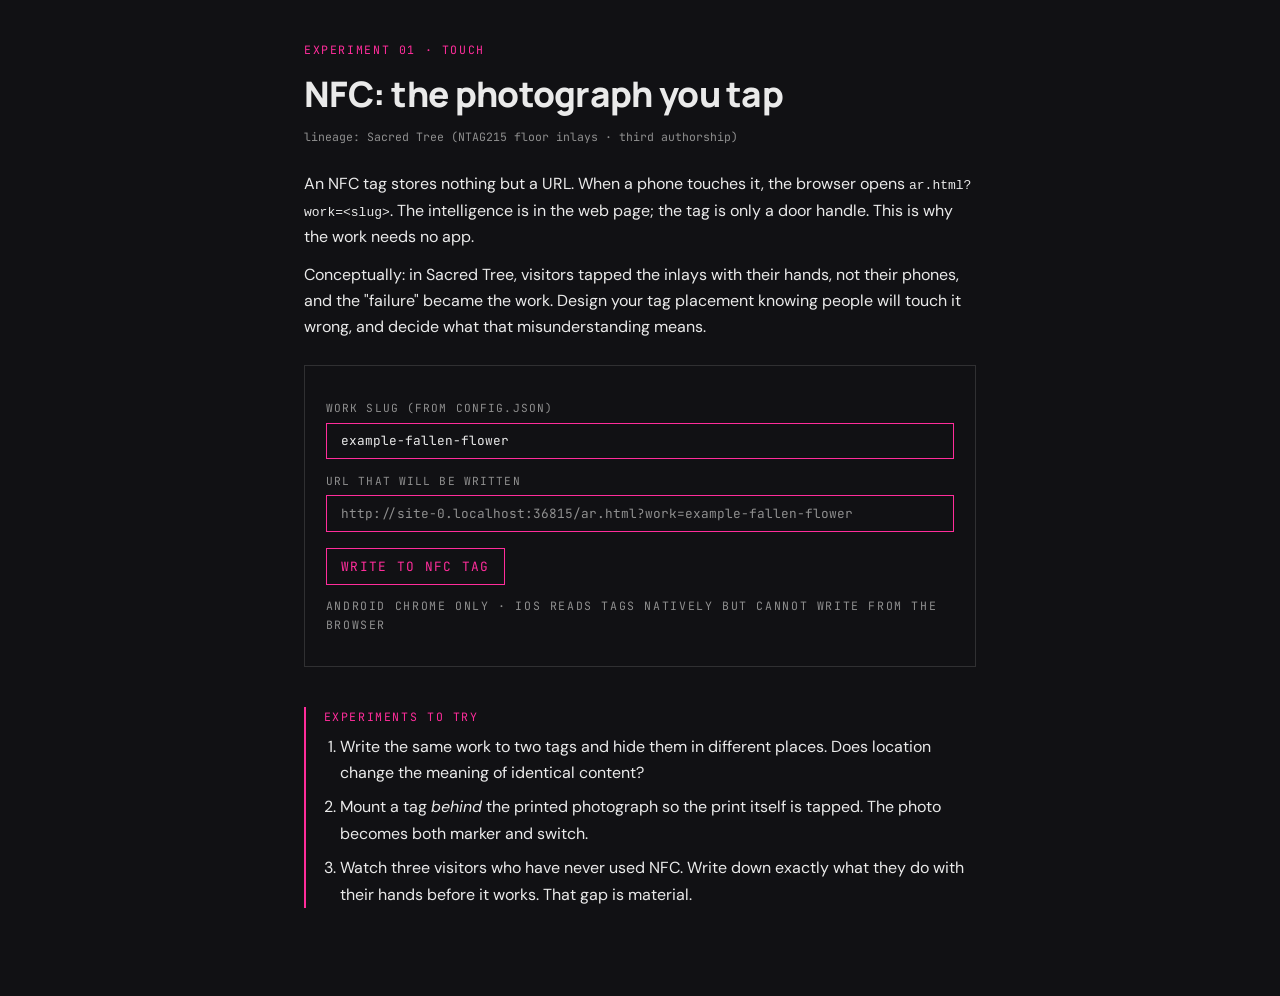
<file: experiments/01-nfc-writer.html>
<!DOCTYPE html>
<html lang="en">
<head>
<meta charset="UTF-8" /><meta name="viewport" content="width=device-width, initial-scale=1" />
<title>01 · NFC Writer</title>
  <link rel="icon" type="image/png" href="/webar/favicon.png"/>
<link href="https://fonts.googleapis.com/css2?family=DM+Sans:opsz,wght@9..40,400;9..40,600&family=Manrope:wght@700;800&family=JetBrains+Mono&display=swap" rel="stylesheet" />
<link rel="stylesheet" href="_style.css" />
</head>
<body>
<div class="mono eyebrow">experiment 01 · touch</div>
<h1>NFC: the photograph you tap</h1>
<div class="lineage">lineage: Sacred Tree (NTAG215 floor inlays · third authorship)</div>

<p>An NFC tag stores nothing but a URL. When a phone touches it, the browser
opens <code>ar.html?work=&lt;slug&gt;</code>. The intelligence is in the web
page; the tag is only a door handle. This is why the work needs no app.</p>

<p>Conceptually: in Sacred Tree, visitors tapped the inlays with their hands,
not their phones, and the "failure" became the work. Design your tag placement
knowing people will touch it wrong, and decide what that misunderstanding means.</p>

<div class="panel">
  <label for="slug">work slug (from config.json)</label>
  <input id="slug" value="example-fallen-flower" style="width:100%" />
  <label for="url">url that will be written</label>
  <input id="url" readonly style="width:100%; color:var(--dim)" />
  <p style="margin-top:1rem"><button id="write">write to nfc tag</button></p>
  <p class="mono" id="status" style="color:var(--dim)">android chrome only · ios reads tags natively but cannot write from the browser</p>
</div>

<script>
// Web NFC (NDEFReader) ships in Chrome on Android. One record, type url.
const slugEl = document.getElementById('slug');
const urlEl = document.getElementById('url');
const status = document.getElementById('status');

function refresh() {
  // the AR viewer lives one directory up from /experiments/
  urlEl.value = new URL('../ar.html?work=' + encodeURIComponent(slugEl.value.trim()),
                        location.href).href;
}
slugEl.addEventListener('input', refresh); refresh();

document.getElementById('write').addEventListener('click', async () => {
  if (!('NDEFReader' in window)) {
    status.textContent = 'web nfc not available here · use chrome on android';
    return;
  }
  try {
    status.textContent = 'hold a blank NTAG215 against the back of the phone…';
    await new NDEFReader().write({ records: [{ recordType: 'url', data: urlEl.value }] });
    status.textContent = 'written · tap the tag with any phone to test';
  } catch (e) {
    status.textContent = 'write failed: ' + e.message;
  }
});
</script>

<div class="exercises">
  <div class="mono eyebrow">experiments to try</div>
  <ol>
    <li>Write the same work to two tags and hide them in different places.
        Does location change the meaning of identical content?</li>
    <li>Mount a tag <em>behind</em> the printed photograph so the print itself
        is tapped. The photo becomes both marker and switch.</li>
    <li>Watch three visitors who have never used NFC. Write down exactly what
        they do with their hands before it works. That gap is material.</li>
  </ol>
</div>
</body>
</html>
</file>
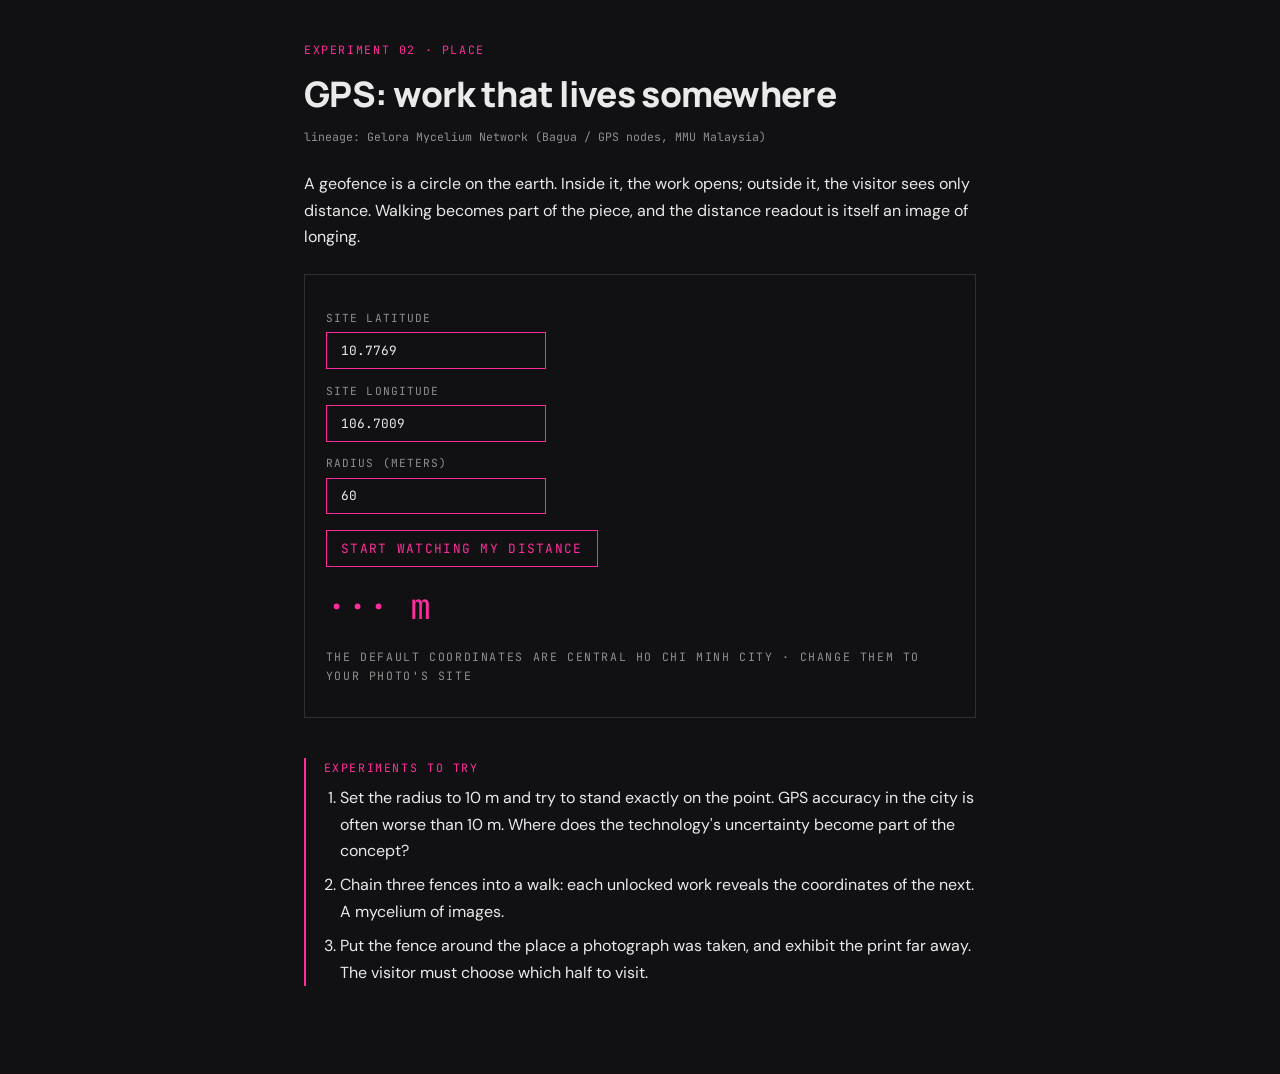
<file: experiments/02-gps-fence.html>
<!DOCTYPE html>
<html lang="en">
<head>
<meta charset="UTF-8" /><meta name="viewport" content="width=device-width, initial-scale=1" />
<title>02 · GPS Fence</title>
  <link rel="icon" type="image/png" href="/webar/favicon.png"/>
<link href="https://fonts.googleapis.com/css2?family=DM+Sans:opsz,wght@9..40,400;9..40,600&family=Manrope:wght@700;800&family=JetBrains+Mono&display=swap" rel="stylesheet" />
<link rel="stylesheet" href="_style.css" />
</head>
<body>
<div class="mono eyebrow">experiment 02 · place</div>
<h1>GPS: work that lives somewhere</h1>
<div class="lineage">lineage: Gelora Mycelium Network (Bagua / GPS nodes, MMU Malaysia)</div>

<p>A geofence is a circle on the earth. Inside it, the work opens; outside it,
the visitor sees only distance. Walking becomes part of the piece, and the
distance readout is itself an image of longing.</p>

<div class="panel">
  <label>site latitude</label><input id="lat" value="10.7769" />
  <label>site longitude</label><input id="lng" value="106.7009" />
  <label>radius (meters)</label><input id="radius" value="60" />
  <p style="margin-top:1rem"><button id="start">start watching my distance</button></p>
  <p class="big" id="readout">··· m</p>
  <p class="mono" id="state" style="color:var(--dim)">the default coordinates are central Ho Chi Minh City · change them to your photo's site</p>
</div>

<script>
// Haversine: great-circle distance between two lat/lng points, in meters.
// This is the whole mathematics of a geofence.
function haversine(lat1, lng1, lat2, lng2) {
  const R = 6371000, rad = Math.PI / 180;
  const dLat = (lat2 - lat1) * rad, dLng = (lng2 - lng1) * rad;
  const a = Math.sin(dLat/2)**2 +
            Math.cos(lat1*rad) * Math.cos(lat2*rad) * Math.sin(dLng/2)**2;
  return 2 * R * Math.asin(Math.sqrt(a));
}

const readout = document.getElementById('readout');
const state = document.getElementById('state');

document.getElementById('start').addEventListener('click', () => {
  if (!navigator.geolocation) { state.textContent = 'geolocation unavailable'; return; }
  state.textContent = 'watching · walk around and observe the number';
  navigator.geolocation.watchPosition((pos) => {
    const lat = parseFloat(document.getElementById('lat').value);
    const lng = parseFloat(document.getElementById('lng').value);
    const r   = parseFloat(document.getElementById('radius').value);
    const d = haversine(pos.coords.latitude, pos.coords.longitude, lat, lng);
    readout.textContent = Math.round(d) + ' m';
    const inside = d <= r;
    readout.style.color = inside ? '#7ec98f' : 'var(--accent)';
    state.textContent = inside
      ? 'inside the fence · in the AR viewer, the work would open now'
      : 'outside · accuracy is roughly ±' + Math.round(pos.coords.accuracy) + ' m here';
  }, () => { state.textContent = 'location permission denied'; },
  { enableHighAccuracy: true });
});
</script>

<div class="exercises">
  <div class="mono eyebrow">experiments to try</div>
  <ol>
    <li>Set the radius to 10 m and try to stand exactly on the point. GPS
        accuracy in the city is often worse than 10 m. Where does the
        technology's uncertainty become part of the concept?</li>
    <li>Chain three fences into a walk: each unlocked work reveals the
        coordinates of the next. A mycelium of images.</li>
    <li>Put the fence around the place a photograph was taken, and exhibit
        the print far away. The visitor must choose which half to visit.</li>
  </ol>
</div>
</body>
</html>
</file>
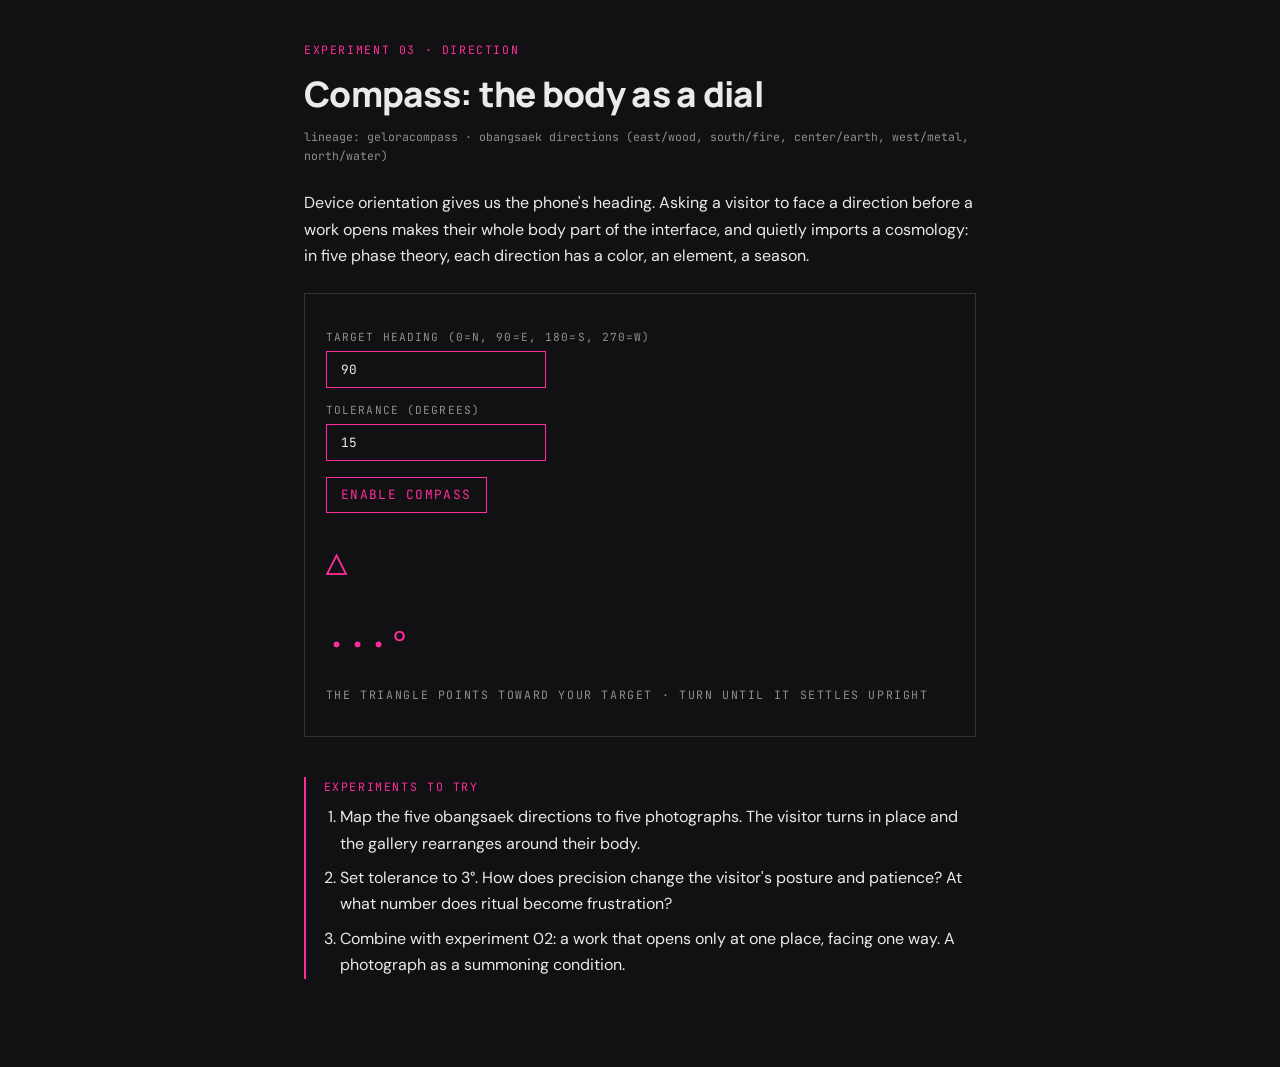
<file: experiments/03-compass.html>
<!DOCTYPE html>
<html lang="en">
<head>
<meta charset="UTF-8" /><meta name="viewport" content="width=device-width, initial-scale=1" />
<title>03 · Compass</title>
  <link rel="icon" type="image/png" href="/webar/favicon.png"/>
<link href="https://fonts.googleapis.com/css2?family=DM+Sans:opsz,wght@9..40,400;9..40,600&family=Manrope:wght@700;800&family=JetBrains+Mono&display=swap" rel="stylesheet" />
<link rel="stylesheet" href="_style.css" />
</head>
<body>
<div class="mono eyebrow">experiment 03 · direction</div>
<h1>Compass: the body as a dial</h1>
<div class="lineage">lineage: geloracompass · obangsaek directions (east/wood, south/fire, center/earth, west/metal, north/water)</div>

<p>Device orientation gives us the phone's heading. Asking a visitor to face a
direction before a work opens makes their whole body part of the interface,
and quietly imports a cosmology: in five phase theory, each direction has a
color, an element, a season.</p>

<div class="panel">
  <label>target heading (0=N, 90=E, 180=S, 270=W)</label><input id="target" value="90" />
  <label>tolerance (degrees)</label><input id="tol" value="15" />
  <p style="margin-top:1rem"><button id="start">enable compass</button></p>
  <p class="big" id="dial" style="display:inline-block; transition:transform .15s">△</p>
  <p class="big" id="deg">···°</p>
  <p class="mono" id="state" style="color:var(--dim)">the triangle points toward your target · turn until it settles upright</p>
</div>

<script>
// Two APIs, one idea:
//   iOS Safari  : event.webkitCompassHeading  (0 = north, already corrected)
//   Android     : event.alpha with absolute=true, heading = 360 - alpha
// iOS 13+ also requires an explicit permission request from a user gesture.
const dial = document.getElementById('dial');
const deg = document.getElementById('deg');
const state = document.getElementById('state');

function onOrient(e) {
  let heading = null;
  if (typeof e.webkitCompassHeading === 'number') heading = e.webkitCompassHeading;
  else if (e.absolute && typeof e.alpha === 'number') heading = 360 - e.alpha;
  if (heading == null) { state.textContent = 'no absolute heading on this device'; return; }

  const target = parseFloat(document.getElementById('target').value);
  const tol = parseFloat(document.getElementById('tol').value);
  // signed shortest rotation from current heading to target, in [-180, 180]
  const diff = ((target - heading + 540) % 360) - 180;

  dial.style.transform = 'rotate(' + diff + 'deg)';
  deg.textContent = Math.round(heading) + '°';
  const locked = Math.abs(diff) <= tol;
  deg.style.color = locked ? '#7ec98f' : 'var(--accent)';
  state.textContent = locked
    ? 'facing it · in the AR viewer, the work would open now'
    : Math.round(Math.abs(diff)) + '° to go';
}

document.getElementById('start').addEventListener('click', () => {
  const listen = () => {
    window.addEventListener('deviceorientationabsolute', onOrient, true);
    window.addEventListener('deviceorientation', onOrient, true);
    state.textContent = 'compass live · turn slowly';
  };
  if (typeof DeviceOrientationEvent !== 'undefined' &&
      typeof DeviceOrientationEvent.requestPermission === 'function') {
    DeviceOrientationEvent.requestPermission().then((s) => {
      if (s === 'granted') listen(); else state.textContent = 'permission denied';
    });
  } else listen();
});
</script>

<div class="exercises">
  <div class="mono eyebrow">experiments to try</div>
  <ol>
    <li>Map the five obangsaek directions to five photographs. The visitor
        turns in place and the gallery rearranges around their body.</li>
    <li>Set tolerance to 3°. How does precision change the visitor's posture
        and patience? At what number does ritual become frustration?</li>
    <li>Combine with experiment 02: a work that opens only at one place,
        facing one way. A photograph as a summoning condition.</li>
  </ol>
</div>
</body>
</html>
</file>
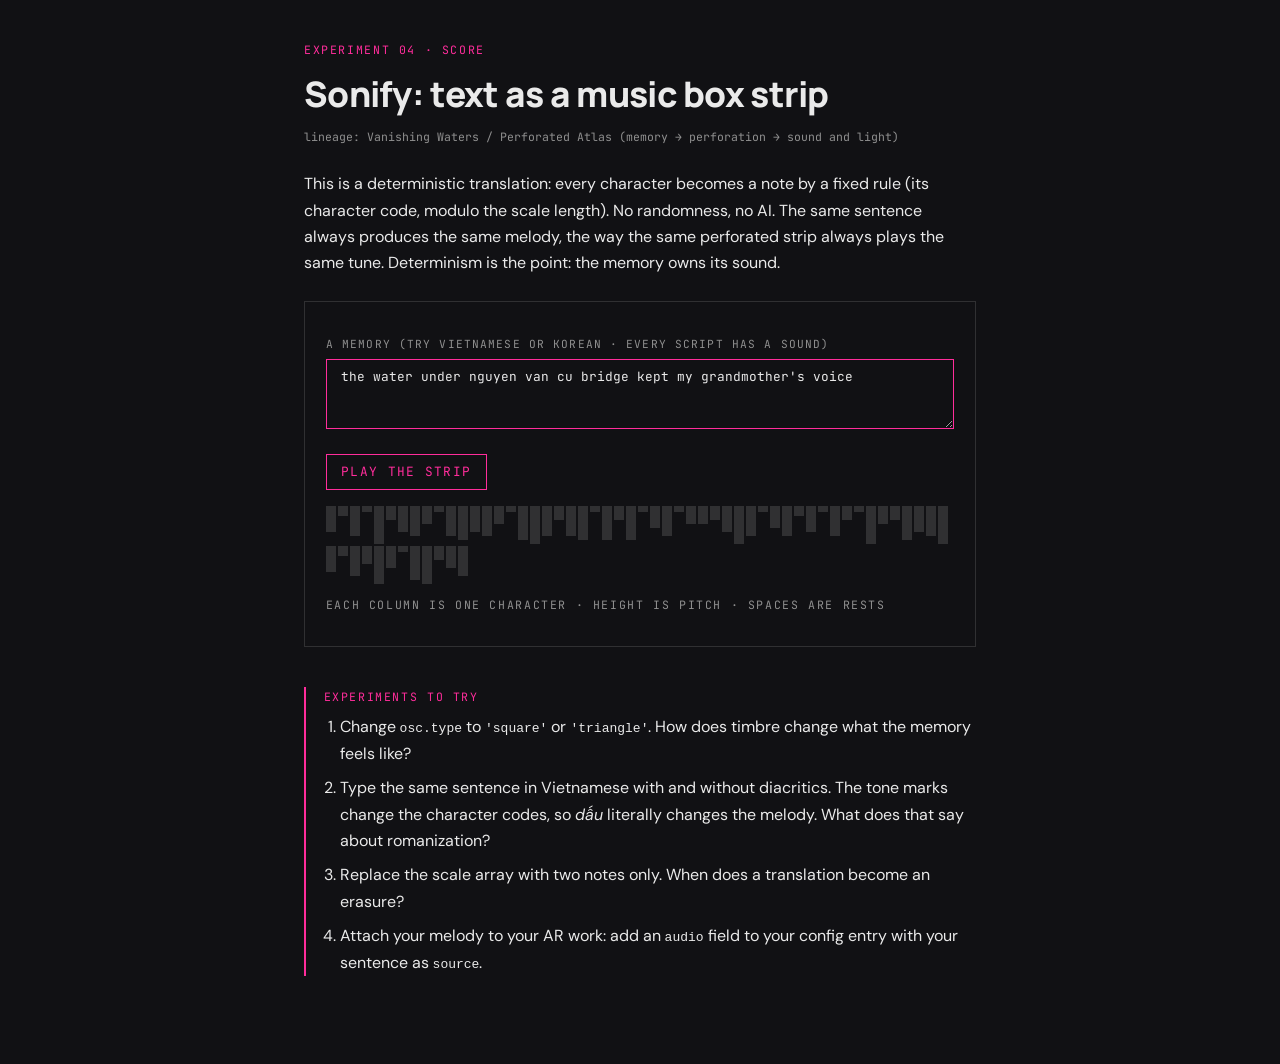
<file: experiments/04-sonify.html>
<!DOCTYPE html>
<html lang="en">
<head>
<meta charset="UTF-8" /><meta name="viewport" content="width=device-width, initial-scale=1" />
<title>04 · Sonify</title>
  <link rel="icon" type="image/png" href="/webar/favicon.png"/>
<link href="https://fonts.googleapis.com/css2?family=DM+Sans:opsz,wght@9..40,400;9..40,600&family=Manrope:wght@700;800&family=JetBrains+Mono&display=swap" rel="stylesheet" />
<link rel="stylesheet" href="_style.css" />
<style>
  #strip { display:flex; gap:2px; flex-wrap:wrap; margin-top:1rem; min-height:34px; }
  #strip .hole { width:10px; background:var(--line); }
  #strip .hole.on { background:var(--accent); }
</style>
</head>
<body>
<div class="mono eyebrow">experiment 04 · score</div>
<h1>Sonify: text as a music box strip</h1>
<div class="lineage">lineage: Vanishing Waters / Perforated Atlas (memory → perforation → sound and light)</div>

<p>This is a deterministic translation: every character becomes a note by a
fixed rule (its character code, modulo the scale length). No randomness, no
AI. The same sentence always produces the same melody, the way the same
perforated strip always plays the same tune. Determinism is the point: the
memory owns its sound.</p>

<div class="panel">
  <label for="text">a memory (try Vietnamese or Korean · every script has a sound)</label>
  <textarea id="text" rows="3" style="width:100%">the water under nguyen van cu bridge kept my grandmother's voice</textarea>
  <p style="margin-top:1rem"><button id="play">play the strip</button></p>
  <div id="strip" aria-hidden="true"></div>
  <p class="mono" style="color:var(--dim)">each column is one character · height is pitch · spaces are rests</p>
</div>

<script>
// A minor pentatonic-ish ladder. Eight rungs is enough to feel melodic
// while staying impossible to make "wrong".
const scale = [220, 261.63, 293.66, 329.63, 392, 440, 523.25, 587.33];
let ctx = null;

function render(text) {
  const strip = document.getElementById('strip');
  strip.innerHTML = '';
  [...text].slice(0, 64).forEach((ch) => {
    const code = ch.codePointAt(0);
    const div = document.createElement('div');
    div.className = 'hole';
    // pitch decides the hole height: a visual perforation pattern
    div.style.height = code <= 32 ? '6px' : (10 + (code % scale.length) * 4) + 'px';
    if (code > 32) div.dataset.note = code % scale.length;
    strip.appendChild(div);
  });
}

function play(text) {
  if (!ctx) ctx = new (window.AudioContext || window.webkitAudioContext)();
  ctx.resume();
  const now = ctx.currentTime + 0.05, step = 0.16;
  const holes = document.querySelectorAll('#strip .hole');
  [...text].slice(0, 64).forEach((ch, i) => {
    const code = ch.codePointAt(0);
    // light follows sound, exactly on the beat
    setTimeout(() => {
      holes.forEach((h) => h.classList.remove('on'));
      if (holes[i]) holes[i].classList.add('on');
    }, (0.05 + i * step) * 1000);
    if (code <= 32) return; // a space is a rest
    const f = scale[code % scale.length];
    const osc = ctx.createOscillator(), gain = ctx.createGain();
    osc.type = 'sine'; osc.frequency.value = f;
    gain.gain.setValueAtTime(0.0001, now + i * step);
    gain.gain.exponentialRampToValueAtTime(0.2, now + i * step + 0.02);
    gain.gain.exponentialRampToValueAtTime(0.0001, now + i * step + step * 0.9);
    osc.connect(gain).connect(ctx.destination);
    osc.start(now + i * step); osc.stop(now + i * step + step);
  });
}

const textEl = document.getElementById('text');
textEl.addEventListener('input', () => render(textEl.value));
document.getElementById('play').addEventListener('click', () => { render(textEl.value); play(textEl.value); });
render(textEl.value);
</script>

<div class="exercises">
  <div class="mono eyebrow">experiments to try</div>
  <ol>
    <li>Change <code>osc.type</code> to <code>'square'</code> or
        <code>'triangle'</code>. How does timbre change what the memory
        feels like?</li>
    <li>Type the same sentence in Vietnamese with and without diacritics.
        The tone marks change the character codes, so <em>dấu</em> literally
        changes the melody. What does that say about romanization?</li>
    <li>Replace the scale array with two notes only. When does a translation
        become an erasure?</li>
    <li>Attach your melody to your AR work: add an <code>audio</code> field
        to your config entry with your sentence as <code>source</code>.</li>
  </ol>
</div>
</body>
</html>
</file>
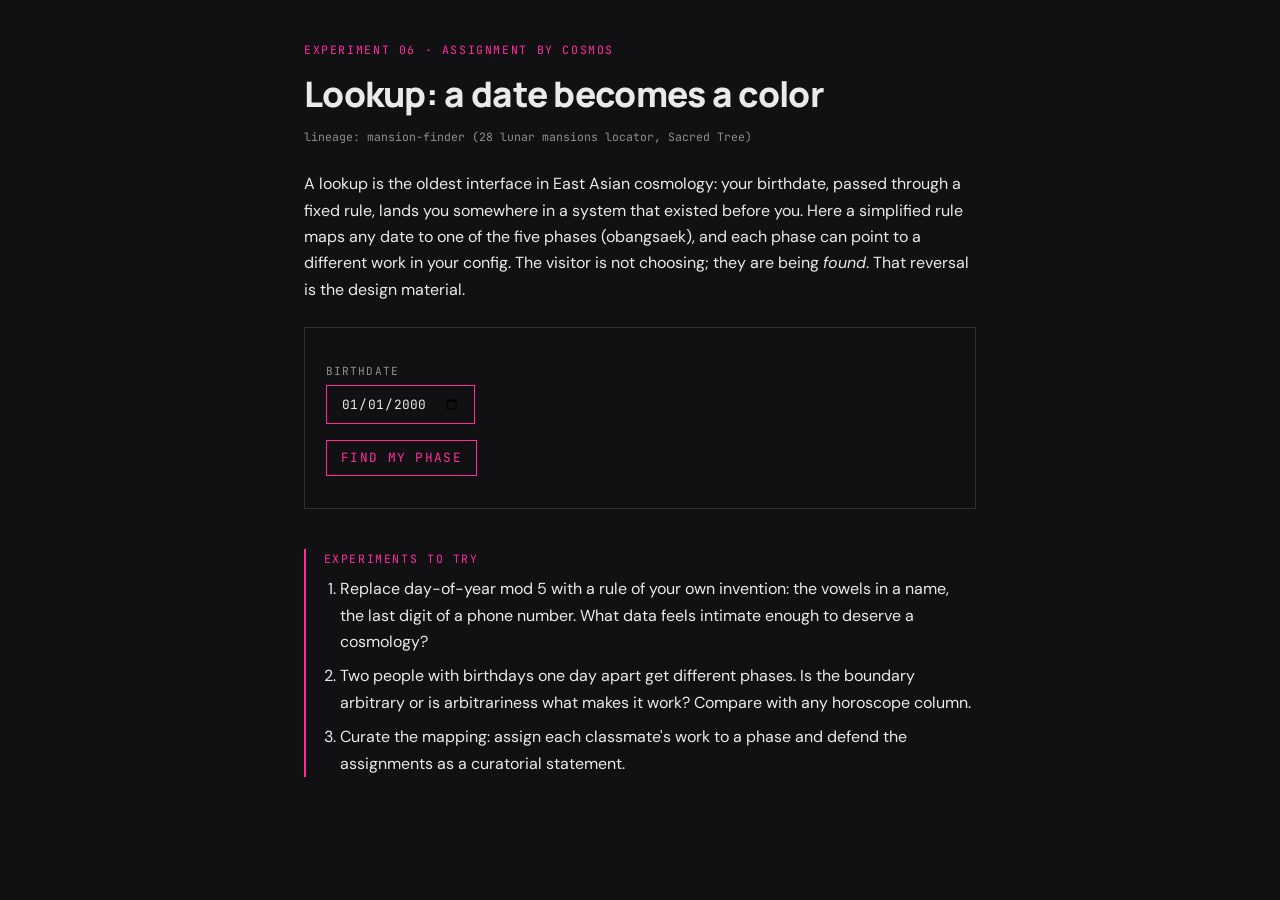
<file: experiments/06-lookup.html>
<!DOCTYPE html>
<html lang="en">
<head>
<meta charset="UTF-8" /><meta name="viewport" content="width=device-width, initial-scale=1" />
<title>06 · Lookup</title>
  <link rel="icon" type="image/png" href="/webar/favicon.png"/>
<link href="https://fonts.googleapis.com/css2?family=DM+Sans:opsz,wght@9..40,400;9..40,600&family=Manrope:wght@700;800&family=JetBrains+Mono&display=swap" rel="stylesheet" />
<link rel="stylesheet" href="_style.css" />
<style>
  #result { border:1px solid var(--line); padding:1.5rem; margin-top:1rem; display:none; }
  #swatch { width:100%; height:10px; margin-bottom:1rem; }
</style>
</head>
<body>
<div class="mono eyebrow">experiment 06 · assignment by cosmos</div>
<h1>Lookup: a date becomes a color</h1>
<div class="lineage">lineage: mansion-finder (28 lunar mansions locator, Sacred Tree)</div>

<p>A lookup is the oldest interface in East Asian cosmology: your birthdate,
passed through a fixed rule, lands you somewhere in a system that existed
before you. Here a simplified rule maps any date to one of the five phases
(obangsaek), and each phase can point to a different work in your config.
The visitor is not choosing; they are being <em>found</em>. That reversal is
the design material.</p>

<div class="panel">
  <label for="date">birthdate</label>
  <input type="date" id="date" value="2000-01-01" />
  <p style="margin-top:1rem"><button id="find">find my phase</button></p>
  <div id="result">
    <div id="swatch"></div>
    <p class="big" id="phase"></p>
    <p id="desc" style="color:var(--dim)"></p>
    <p class="mono"><a id="worklink" href="#">open the work assigned to you →</a></p>
  </div>
</div>

<script>
// Five phases, five directions, five colors, five works.
// The rule below (day-of-year mod 5) is deliberately simple so students can
// see the whole mechanism. The real 28-mansion calculation lives in
// mansion-finder; the pedagogy here is the STRUCTURE of a lookup:
//   personal datum -> fixed rule -> position in a cosmology -> assigned work.
const phases = [
  { name: 'Wood · East · Blue-green', hex: '#2e6e4e',
    desc: 'Rising, beginning, spring. The phase of first attempts.',
    slug: 'example-compass' },
  { name: 'Fire · South · Red', hex: '#b03030',
    desc: 'Flourishing, visibility, summer. The phase of full expression.',
    slug: 'example-fallen-flower' },
  { name: 'Earth · Center · Yellow', hex: '#c9a23a',
    desc: 'Holding, mediating, the turn of seasons. The phase that carries the others.',
    slug: 'example-lenses' },
  { name: 'Metal · West · White', hex: '#d8d8d8',
    desc: 'Contracting, refining, autumn. The phase of editing.',
    slug: 'example-image-overlay' },
  { name: 'Water · North · Black', hex: '#20242c',
    desc: 'Storing, remembering, winter. The phase of what waits underneath.',
    slug: 'example-sonified' }
];

function dayOfYear(d) {
  return Math.floor((d - new Date(d.getFullYear(), 0, 0)) / 86400000);
}

document.getElementById('find').addEventListener('click', () => {
  const d = new Date(document.getElementById('date').value);
  if (isNaN(d)) return;
  const p = phases[dayOfYear(d) % 5];
  document.getElementById('result').style.display = 'block';
  document.getElementById('swatch').style.background = p.hex;
  document.getElementById('phase').textContent = p.name;
  document.getElementById('desc').textContent = p.desc;
  document.getElementById('worklink').href =
    '../ar.html?work=' + encodeURIComponent(p.slug);
});
</script>

<div class="exercises">
  <div class="mono eyebrow">experiments to try</div>
  <ol>
    <li>Replace day-of-year mod 5 with a rule of your own invention: the vowels
        in a name, the last digit of a phone number. What data feels intimate
        enough to deserve a cosmology?</li>
    <li>Two people with birthdays one day apart get different phases. Is the
        boundary arbitrary or is arbitrariness what makes it work? Compare
        with any horoscope column.</li>
    <li>Curate the mapping: assign each classmate's work to a phase and defend
        the assignments as a curatorial statement.</li>
  </ol>
</div>
</body>
</html>
</file>
<file: experiments/_style.css>
/* shared experiment page style : binyoun tokens */
:root { --bg:#111114; --ink:#eaeaea; --dim:#8f8f8f; --line:rgba(234,234,234,.14); --accent:#FF2D9B; }
* { margin:0; padding:0; box-sizing:border-box; }
body { background:var(--bg); color:var(--ink); font-family:'DM Sans',sans-serif; line-height:1.65; padding:2.5rem 1.5rem 5rem; max-width:720px; margin:0 auto; }
.mono { font-family:'JetBrains Mono',monospace; font-size:.72rem; letter-spacing:.14em; text-transform:uppercase; }
.eyebrow { color:var(--accent); }
h1 { font-family:'Manrope',sans-serif; font-size:2.2rem; font-weight:800; letter-spacing:-.02em; margin:.4rem 0 .2rem; }
.lineage { color:var(--dim); font-family:'JetBrains Mono',monospace; font-size:.72rem; margin-bottom:1.6rem; }
p { margin:.7rem 0; }
.panel { border:1px solid var(--line); padding:1.3rem; margin:1.5rem 0; }
button, input, textarea { font-family:'JetBrains Mono',monospace; font-size:.8rem; background:none; color:var(--ink); border:1px solid var(--accent); padding:.55rem .9rem; }
button { color:var(--accent); cursor:pointer; text-transform:uppercase; letter-spacing:.1em; }
button:hover { background:var(--accent); color:var(--bg); }
button:focus-visible, input:focus-visible, textarea:focus-visible { outline:2px solid var(--ink); outline-offset:2px; }
.big { font-size:2.2rem; font-family:'JetBrains Mono',monospace; color:var(--accent); }
.exercises { border-left:2px solid var(--accent); padding-left:1.1rem; margin-top:2.5rem; }
.exercises li { margin:.5rem 0 .5rem 1rem; }
a { color:var(--accent); }
label { display:block; font-family:'JetBrains Mono',monospace; font-size:.7rem; color:var(--dim); margin:.8rem 0 .3rem; letter-spacing:.1em; text-transform:uppercase; }
</file>
